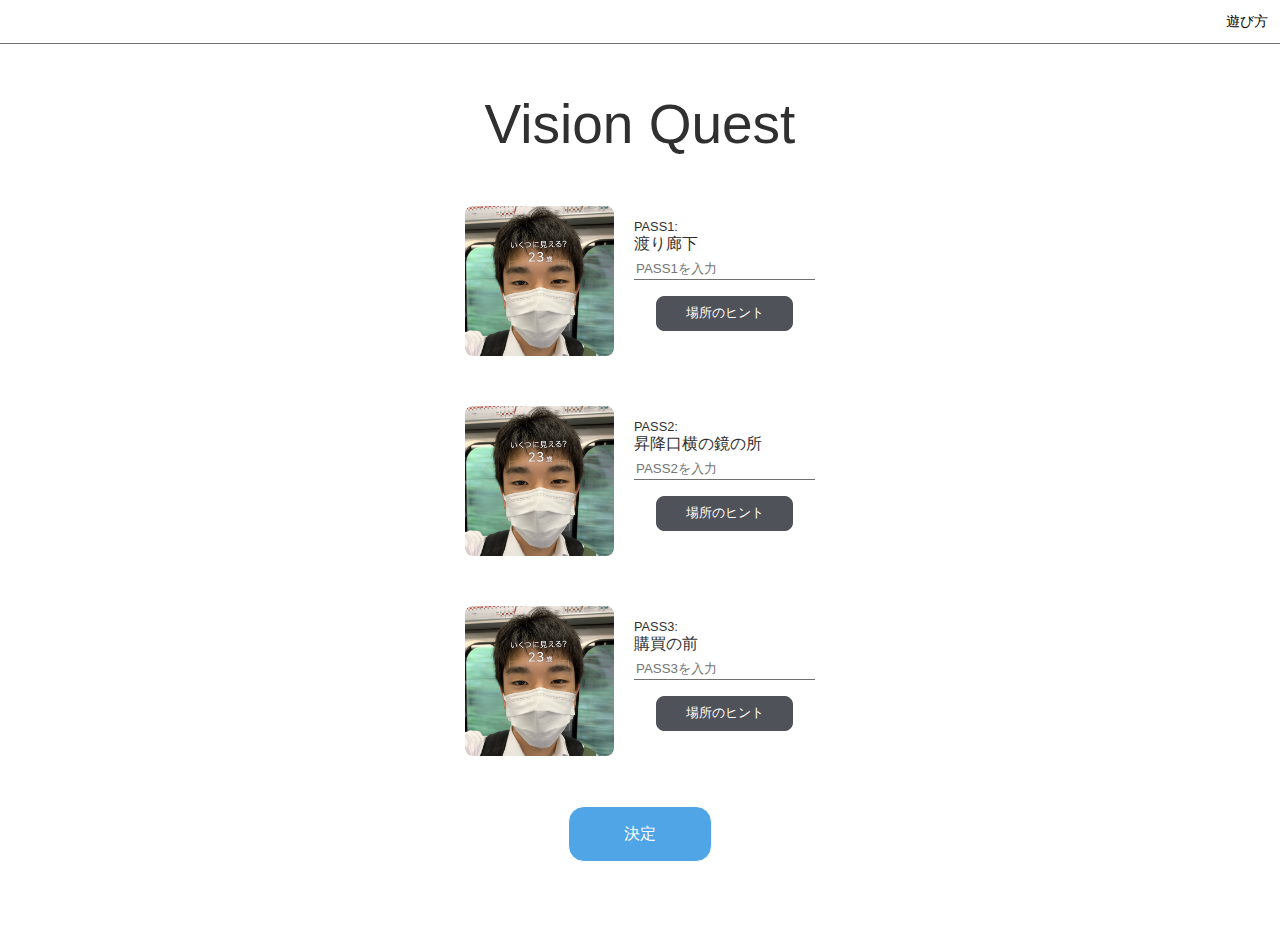
<file: templates/index.html>
<!doctype html>
<html>
    <head>
        <link rel="stylesheet" href="../static/css/style1-.css">
        <meta charset="UTF-8">
        <title>
            test
        </title>
    </head>
    <body>
        <div class="top">
            <div class="a">
                <a href="/rule" class="rule">遊び方</a>
            </div>
            <div class="line"></div>
        </div>
        <h1>
            Vision Quest
        </h1>
        <form method="POST" name="form">
            <div class="flex">
                <div class="box">
                    <div class="image-box">
                        <img src="../static/images/Futo.jpg" alt="">
                    </div>
                    <div class="input-box">
                        <p class="pass">PASS1:</p><p class="where">渡り廊下</p>
                        <input type="text" name="pass1" class="ps" placeholder="PASS1を入力">
                        <div class="border"></div>
                        <input type="button" value="場所のヒント" onclick="clickBtn1()" class="hint" />

                        <script>

                            function clickBtn1(){
                                const p1 = document.getElementById("target1");

                                if(p1.style.display=="block"){
                                    // noneで非表示
                                    p1.style.display ="none";
                                }else{
                                    // blockで表示
                                    p1.style.display ="block";
                                }
                            }
                        </script>
                    </div>
                </div>
                <div class="target" id="target1">
                    <div class="hint-box">
                        <img src="../static/images/pass3-whare.png" alt="">
                    </div>
                </div>
                <div class="box">
                    <div class="image-box">
                        <img src="../static/images/Futo.jpg" alt="">
                    </div>
                    <div class="input-box">
                        <p class="pass">PASS2:</p><p class="where">昇降口横の鏡の所</p>
                        <input type="text" name="pass2" class="ps" placeholder="PASS2を入力">
                        <div class="border"></div>
                        <input type="button" value="場所のヒント" onclick="clickBtn2()" class="hint" />

                        <script>

                            function clickBtn2(){
                                const p1 = document.getElementById("target2");

                                if(p1.style.display=="block"){
                                    // noneで非表示
                                    p1.style.display ="none";
                                }else{
                                    // blockで表示
                                    p1.style.display ="block";
                                }
                            }
                        </script>
                    </div>
                </div>
                <div class="target" id="target2">
                    <div class="hint-box">
                        <img src="../static/images/pass1-where.png" alt="">
                    </div>
                </div>
                <div class="box">
                    <div class="image-box">
                        <img src="../static/images/Futo.jpg" alt="">
                    </div>
                    <div class="input-box">
                        <p class="pass">PASS3:</p><p class="where">購買の前</p>
                        <input type="text" name="pass3" class="ps" placeholder="PASS3を入力">
                        <div class="border"></div>
                        <input type="button" value="場所のヒント" onclick="clickBtn3()" class="hint" />

                        <script>

                            function clickBtn3(){
                                const p1 = document.getElementById("target3");

                                if(p1.style.display=="block"){
                                    // noneで非表示
                                    p1.style.display ="none";
                                }else{
                                    // blockで表示
                                    p1.style.display ="block";
                                }
                            }
                        </script>
                    </div>
                </div>
                <div class="target" id="target3">
                    <div class="hint-box">
                        <img src="../static/images/pass2-where.png" alt="">
                    </div>
                </div>
            </div>
            <div class="btn">
                <input type="submit" value="決定" class="clear">
            </div>
        </form>
    </body>
</html>
</file>
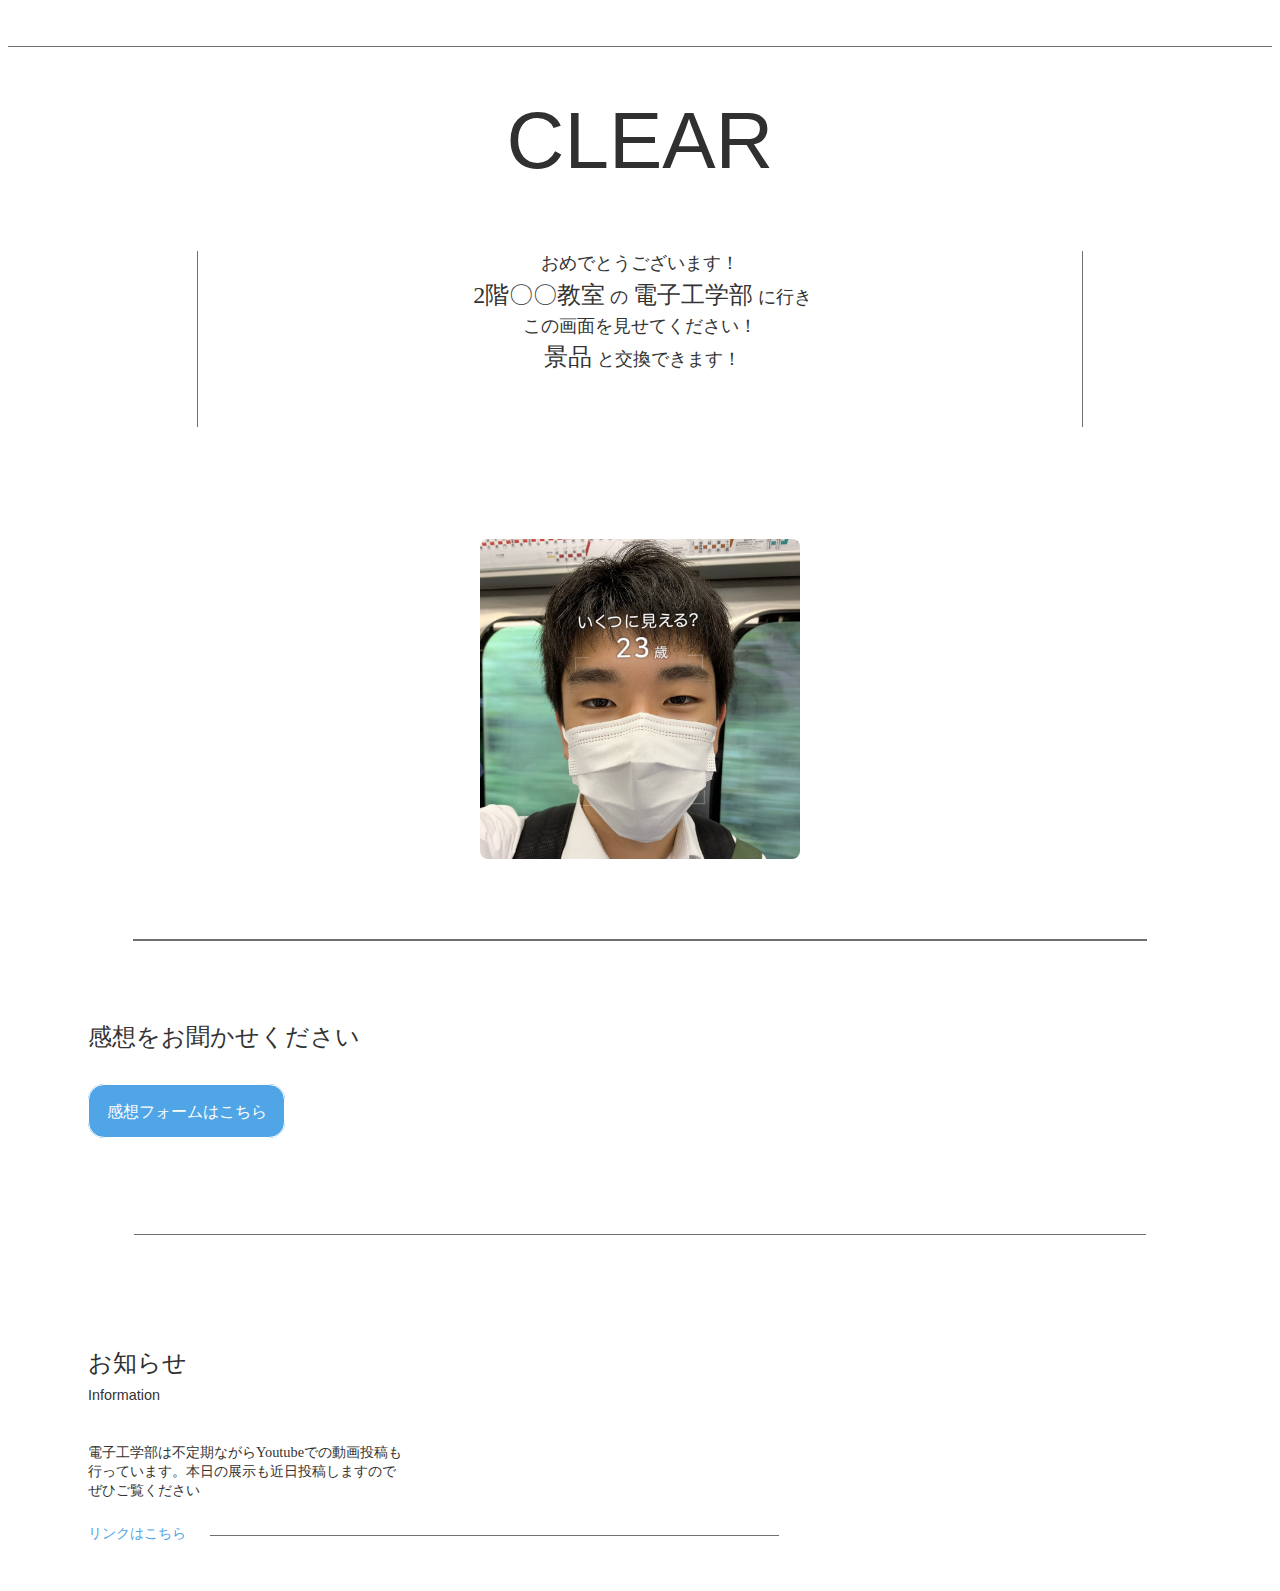
<file: templates/clear.html>
<html>
    <head>
        <link rel="stylesheet" href="../static/css/style3.css">
    </head>
    <body>
        <div class="space"></div>
        <div class="line"></div>
        <h1>
            CLEAR
        </h1>
        <div class="line1">
            <p class="sentence">おめでとうございます！</p>
        <p class="sentence"><strong>2階〇〇教室</strong>の<strong>電子工学部</strong>に行き</p>
        <p class="sentence">この画面を見せてください！</p>
        <p class="sentence"><strong>景品</strong>と交換できます！</p>
        </div>
        <div class="img">
            <img src="../static/images/Futo.jpg" alt="">
        </div>
        <div class="line5"></div>

        <div class="imp">
            <p class="impre">感想をお聞かせください</p>
            <a href="/impressions" class="impression">感想フォームはこちら</a>
        </div>

        <div class="line2"></div>
        <h2>
            お知らせ
        </h2>
        <p class="info">
            Information
        </p>
        <p class="contents">電子工学部は不定期ながらYoutubeでの動画投稿も</p>
        <p class="contents">行っています。本日の展示も近日投稿しますので</p>
        <p class="contents">ぜひご覧ください</p>
        <div class="flex">
            <div class="url">
                <a href="https://www.youtube.com/channel/UCPp2Ld3iMSm6dQiIeu3abCA">リンクはこちら</a>
            </div>
            <div class="line3"></div>
        </div>
    
    </body>
</html>
</file>
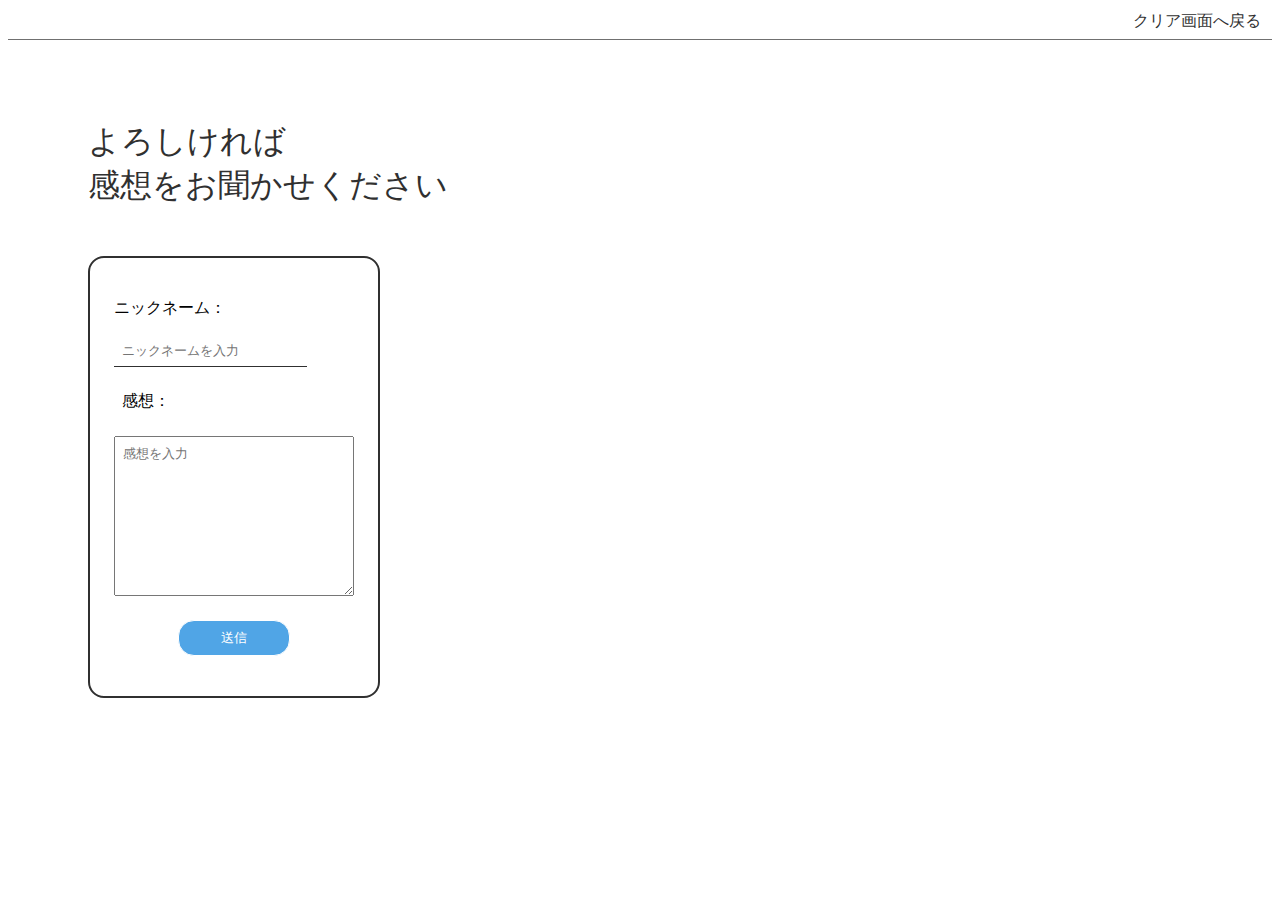
<file: templates/impressions.html>
<html>
    <head>
        <link rel="stylesheet" href="../static/css/style4-.css">
    </head>
    <body>
        <div class="clear">
            <div class="align">
                <a href="/clear">クリア画面へ戻る</a>
            </div>
        </div>
        <div class="line"></div>
        <div class="impressions">
            <p class="text">よろしければ<br>感想をお聞かせください</p>
            <div class="border">
                <form method="POST">
                    <p class="nick">ニックネーム：</p>
                    <input type="text" name="nickname" placeholder="ニックネームを入力" class="nickname">
                    <p class="content">感想：</p>
                    <div class="display">
                        <textarea name="text" id="text" cols="30" rows="10" placeholder="感想を入力" class="content"></textarea>
                    <input type="submit" value="送信" class="btn">
                    </div>
                </form>
            </div>
        </div>
    </body>
</html>
</file>
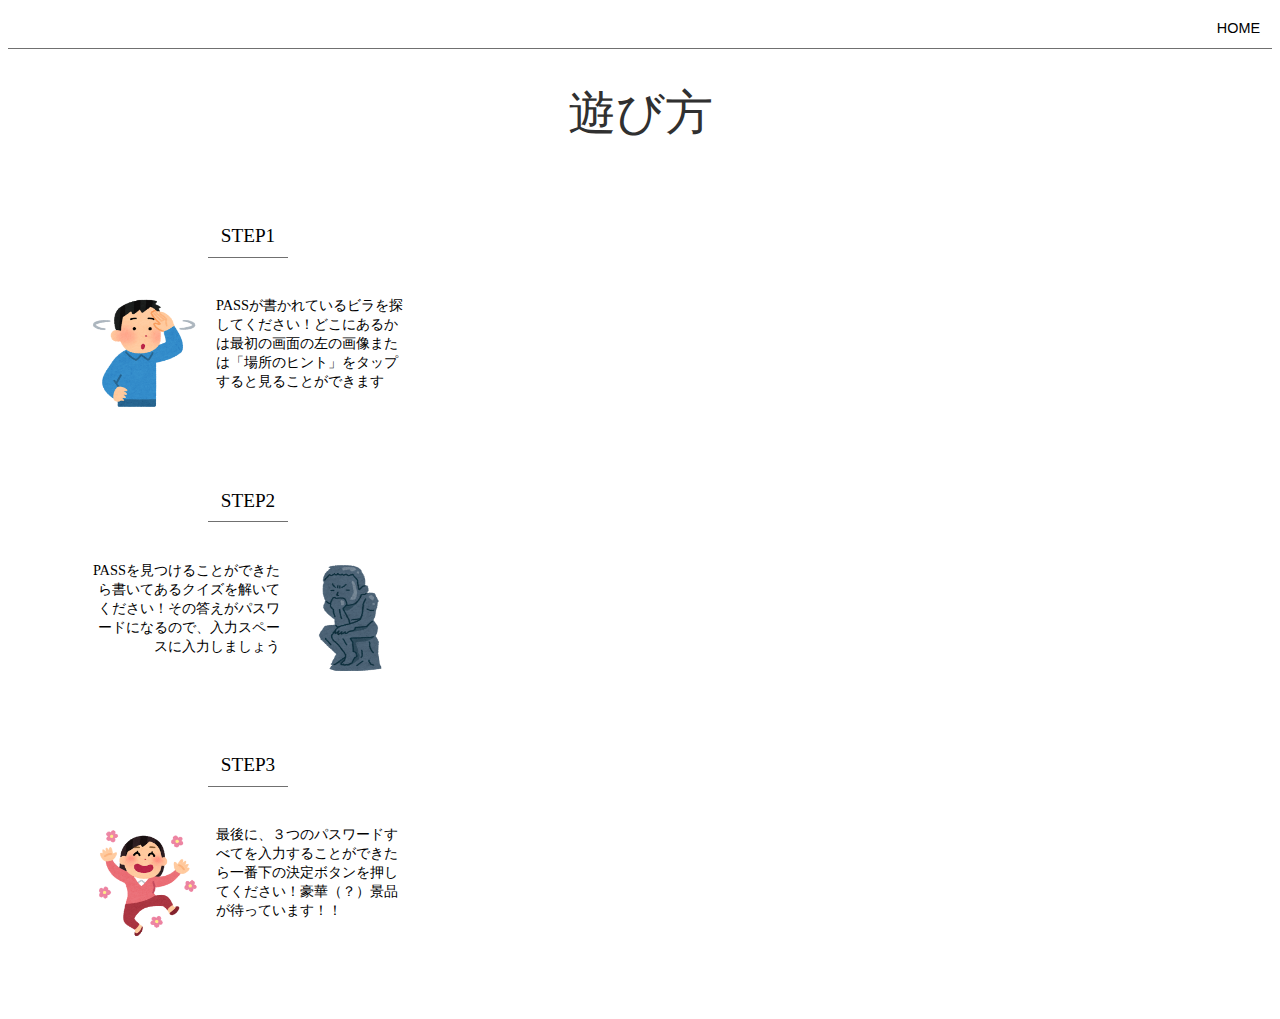
<file: templates/rule.html>
<!DOCTYPE html>
<html>
    <head>
        <link rel="stylesheet" href="../static/css/style2-.css">
        <title>
            about
        </title>
    </head>
    <body>
        <div class="top">
            <div class="a">
                <a href="/" class="home">HOME</a>
            </div>
            <div class="line"></div>
        </div>
        <h1>
            遊び方
        </h1>
        <div class="flex">
            <div class="box">
                <p class="step">
                    STEP1
                </p>
                <div class="step-line"></div>
                <div class="about">
                    <div class="img">
                        <img src="../static/images/look-man.png" alt="">
                    </div>
                    <p class="text">
                        PASSが書かれているビラを探してください！どこにあるかは最初の画面の左の画像または「場所のヒント」をタップすると見ることができます
                    </p>
                </div>
            </div>
            <div class="box">
                <p class="step">
                    STEP2
                </p>
                <div class="step-line"></div>
                <div class="about">
                    <p class="text2">
                        PASSを見つけることができたら書いてあるクイズを解いてください！その答えがパスワードになるので、入力スペースに入力しましょう
                    </p>
                    <div class="img">
                        <img src="../static/images/think.png" alt="">
                    </div>
                </div>
            </div>
            <div class="box">
                <p class="step">
                    STEP3
                </p>
                <div class="step-line"></div>
                <div class="about">
                    <div class="img">
                        <img src="../static/images/happy.png" alt="">
                    </div>
                    <p class="text">
                        最後に、３つのパスワードすべてを入力することができたら一番下の決定ボタンを押してください！豪華（？）景品が待っています！！
                    </p>
                </div>
            </div>
        </div>
    </body>
</html>
</file>
<file: static/css/style1-.css>
@charset 'utf-8';

.rule{
    text-decoration: none;
    color: black;
    display: inline-block;
    font-size: .9rem;
    padding: 12px;
    margin: 0;
    text-align: right;
    font-family:Arial, Helvetica, sans-serif;
}

.a{
    text-align: right;
    font-family:sans-serif;
    font-size: 1.2rem;
}
.line{
    margin: 0;
    border-bottom: 1px solid #707070;
}

h1{
    text-align: center;
    font-weight: normal;
    font-family:Arial, Helvetica, sans-serif;
    font-size: 55px;
    margin: 2rem;
    margin-top: 3rem;
    margin-bottom: .2rem;
    color:#303030;
}

.box{
    
    display: flex;
    flex-direction: row;
    
}

img{
    border-radius: .5rem;
    width: 100%;
    height: 100%;
}

.image-box{
    width: 150px;
    height: 150px;
    
}

.input-box{
    padding-left: 20px;
    display: flex;
    flex-direction: column;
}

.ps{
    margin-top: .2rem;
    border: none;
    border-radius: .5rem;
    height: 1.2rem;
    outline: none;
    background-color: #ffffff;
}
.ps:active{
    border: none;
    background: #ffffff;
}

.border{
    border-bottom: 1.5px solid #707070;
}

.hint{
    font-size: .8rem;
    font-family: Arial, Helvetica, sans-serif;
    margin: 1.4rem;
    margin-top: 1rem;
    padding: .5rem;
    background-color: #4F5259;
    border-radius: .5rem;
    border: solid 1px #4F5259;
    color: #ffffff;
    transition: .3s;
}

.hint:hover{
    border: solid 1px #4F5259;
    background-color: #ffffff;
    color: #4F5259;
}

.hint-box{
    margin:  0 auto;
    width: 20rem;
    height: 20ewm;
}


.target{
    display: none;
    text-align: center;
}


.box{
    width: 350px;
    margin: 50px auto;
}

.clear{
    padding: 0;
    width: 9rem;
    height: 3.5rem;
    border-radius: 1rem;
    display: inline-block;
    font-size: 1rem;
    cursor: pointer;
    background: #50A5E6;
    line-height: 1em;
    border: 1px solid white;
    transition: .3s;
    color: white;
}

.clear:hover{
    color: #9bc3e2;
    background: #ffffff;
    border: 1px solid #50A5E6;
}

.btn{
    width: 9rem;
    margin: 0 auto;
    margin-top: 1rem;
    margin-bottom: 5rem;
}

.pass{
    margin: 0;
    margin-top: .8rem;
    font-size: .8rem;
    font-family: Arial, Helvetica, sans-serif;
    color: #303030;
}

.where{
    margin: 0;
    font-size: 1rem;
    font-family: Arial, Helvetica, sans-serif;
    color: #303030;
}

body{
    margin: 0;
}
</file>
<file: static/css/style3.css>
@charset 'utf-8';

.space{
    width: 100%;
    height: .9rem;
    padding: 12px;
}

.line{
    margin: 0;
    border-bottom: 1px solid #707070;
}

h1{
    text-align: center;
    font-weight: normal;
    font-family: -apple-system, BlinkMacSystemFont, 'Segoe UI', Roboto, Oxygen, Ubuntu, Cantarell, 'Open Sans', 'Helvetica Neue', sans-serif;
    font-size: 5rem;
    margin: 3rem;
    margin-bottom: 4rem;
    color: #303030;

}

.sentence{
    text-align: center;
    font-size: 1.1rem;
    margin: .2rem;
}

strong{
    font-weight: normal;
    font-size: 1.5rem;
    padding: .3rem;
}

.img{
    margin: 0 auto;
    margin-top: 7rem;
    width: 20rem;
    height: 20rem;
}

img{
    width: 100%;
    height: 100%;
    border-radius: .5rem;
}

.line2{
    width: 80%;
    margin: 0 auto;
    margin-bottom: 7rem;
    margin-top: 7rem;
    border-bottom: 1px solid #707070;
}

h2{
    text-align: left;
    font-weight: normal;
    font-family: -apple-system, BlinkMacSystemFont, 'Segoe UI', Roboto, Oxygen, Ubuntu, Cantarell, 'Open Sans', 'Helvetica Neue', sans-serif;
    font-size: 1.5rem;
    margin-left: 5rem;
    margin-bottom: .5rem;
    color: #303030;
}

.info{
    text-align: left;
    font-weight: normal;
    font-family: -apple-system, BlinkMacSystemFont, 'Segoe UI', Roboto, Oxygen, Ubuntu, Cantarell, 'Open Sans', 'Helvetica Neue', sans-serif;
    font-size: .9rem;
    margin-left: 5rem;
    margin-top: 0;
    margin-bottom: 2.5rem;
}

.contents{
    margin-left: 5rem;
    font-size: .9rem;
    margin-right: 0;
    margin-top: 0;
    margin-bottom: 0;
}


.flex{
    display: flex;
    flex-direction: row;
    margin-bottom: 3rem;
}

.url{
    margin-top: 1.5rem;
    margin-left: 5rem;
}

.line3{
    width: 45%;
    height: 1px;
    border-bottom: 1px solid #707070;
    padding-bottom: 2.1rem;
    margin-left: 1.5rem;
}

a{
    text-decoration: none;
    font-size: .9rem;
    color: #50A5E6;

}

.line1{
    height: 11rem;
    width: 70%;
    margin: 0 auto;
    border-left: 1px solid #707070;
    border-right: 1px solid #707070;
}

p{
    color: #333;
}


.imp{
    margin-left: 5rem;
    margin-top: 5rem;
}
.impre{
    margin-bottom: 3rem;
    font-size: 1.5rem;
    font-weight: nomal;
    font-family: -apple-system, BlinkMacSystemFont, 'Segoe UI', Roboto, Oxygen, Ubuntu, Cantarell, 'Open Sans', 'Helvetica Neue', sans-serif;
}

.impression{
    font-size: 1rem;
    padding: 1.1rem;
    border: 1px solid #fff;
    background-color: #50A5E6;
    color: #fff;
    border-radius: 1rem;
}

.impression:hover{
    transition: .3s;
    color: #50A5E6;
    background-color: white;
    border: 1px solid #50A5E6;
}

.line5{
    border: 1px solid #707070;
    margin: 5rem auto;
    width: 80%;
}
</file>
<file: static/css/style4-.css>
@charset 'utf-8';


.space{
    width: 100%;
    height: .9rem;
    padding: 12px;
}

.line{
    margin: 0;
    border-bottom: 1px solid #707070;
}


.impressions{

    margin: 5rem auto;
    margin-left: 5rem;
}

.display{
    display: flex;
    flex-direction: column;
    width: 15rem;
}
.text{
    margin-bottom: 5rem;
    word-wrap: break-word;
    color: #303030;
    font-family: -apple-system, BlinkMacSystemFont, 'Segoe UI', Roboto, Oxygen, Ubuntu, Cantarell, 'Open Sans', 'Helvetica Neue', sans-serif;
    font-weight: normal;
    font-size: 2rem;
    margin:1px 0;
}

.nickname{
    padding: .5rem;
    border: none;
    border-bottom: 1px solid #303030;
}

.content{
    padding: .5rem;
}

.btn{
    padding: .5rem;
    border-radius: 1rem;
    border: 1px solid #fff;
    background-color: #50A5E6;
    color: white;
    width: 7rem;
    margin: 1.5rem auto;
    margin-bottom: 0;
}

.btn:hover{
    transition: 0.3s;
    background-color: white;
    color: #50A5E6;
    border: 1px solid #50A5E6;
}

.border{
    padding: 1.5rem;
    border: 2px solid #303030;
    margin-top: 3rem;
    width: 15rem;
    border-radius: 1rem;
}

#text{
    width: 15rem;
    height: 10rem;
}


.clear{
    margin: .2rem 0;
}

.align{
    padding: .2rem;
    text-align: right;
}

a{
    padding: .5rem;
    color: #303030;
    text-decoration: none;
}
</file>
<file: static/css/style2-.css>
@charset 'utf-8';

.home{
    text-decoration: none;
    color: black;
    display: inline-block;
    font-size: .9rem;
    padding: 12px;
    margin: 0;
    text-align: right;
    font-family:Arial, Helvetica, sans-serif;
}

.line{
    margin: 0;
    border-bottom: 1px solid #707070;
}

.a{
    text-align: right;
}

h1{
    text-align: center;
    font-weight: normal;
    font-family: Arial, Helvetica, sans-serif;
    font-size: 3rem;
    margin: 2rem;
    margin-bottom: .2rem;
    margin-bottom: 5rem;
    color: #303030;
}

.step{
    text-align: center;
    font-size: 1.2rem;
    margin-bottom: .6rem;
}

.step-line{
    width: 5rem;
    border-bottom: 1px solid #707070;
    margin: 0 auto;
    margin-bottom: 1.5rem;
}

.img{
    width: 7rem;
    height: 7rem;
    margin-top: 1rem;
}

img{
    width: 100%;
    height: 100%;
    border-radius: .5rem;
}

.box{
    margin: 0 5rem;
    width: 20rem;
}

.about{
    display: flex;
    flex-direction: row;
    margin: 0 auto;
    margin-bottom: 5rem;
}

.text{
    width: 12rem;
    margin-left: 1rem;
    font-size: .9rem;
}

.text2{
    width: 60%;
    margin-right: 1rem;
    font-size: .9rem;
    text-align: right;
}
</file>
